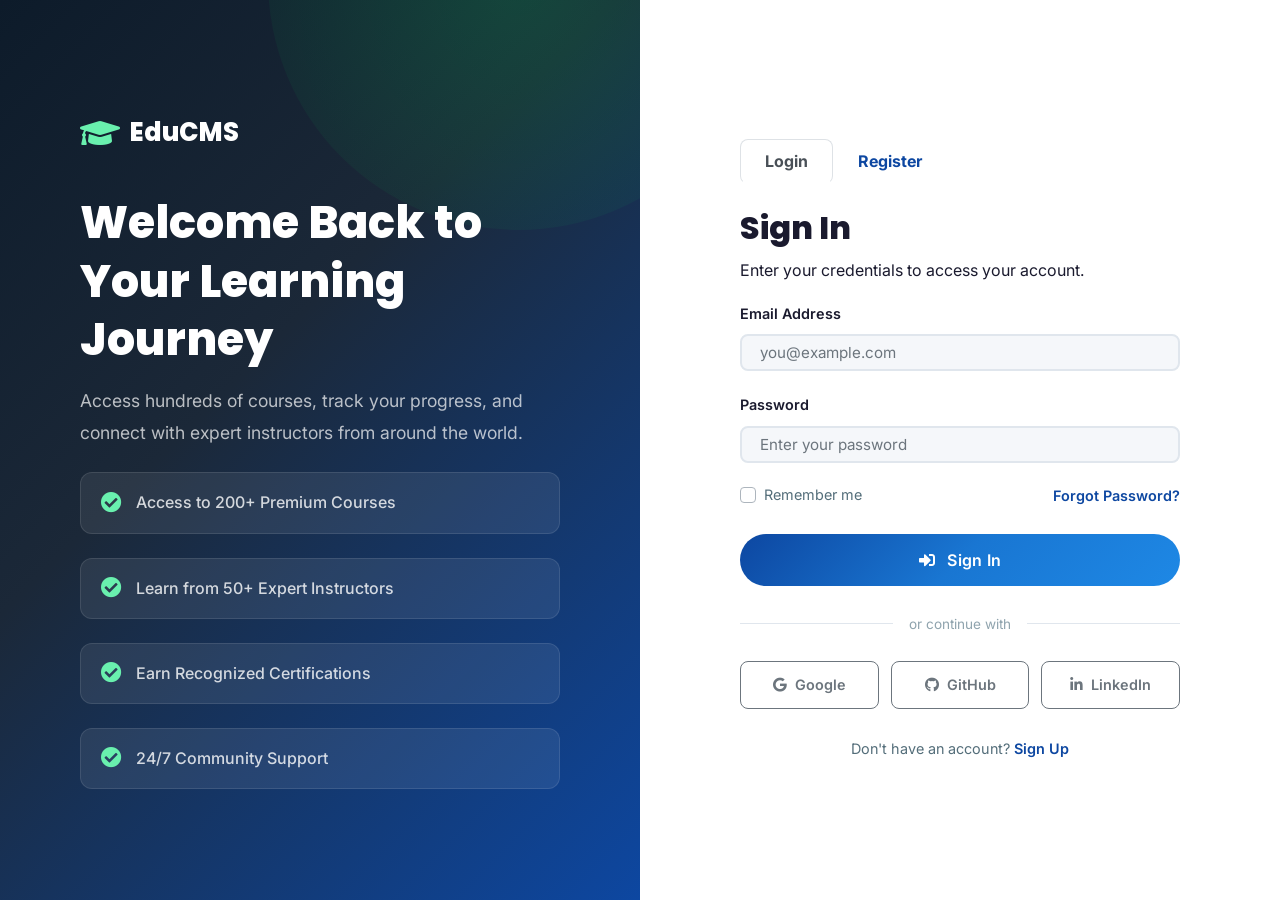
<file: login.html>
<!DOCTYPE html>
<html lang="en">
<head>
  <!-- ============================================================
       EduCMS - Login Page
       ============================================================ -->
  <meta charset="UTF-8">
  <meta name="viewport" content="width=device-width, initial-scale=1.0">
  <meta name="description" content="Login to your EduCMS account to access courses, track progress, and manage your learning journey.">
  <title>Login — EduCMS</title>

  <link rel="stylesheet" href="https://stackpath.bootstrapcdn.com/bootstrap/4.5.2/css/bootstrap.min.css">
  <link rel="stylesheet" href="https://cdnjs.cloudflare.com/ajax/libs/font-awesome/5.15.4/css/all.min.css">
  <link rel="stylesheet" href="css/style.css">
</head>
<body>

  <!-- ==================== LOGIN WRAPPER ==================== -->
  <div class="login-wrapper">

    <!-- Left Panel (decorative) -->
    <div class="login-left">
      <div class="login-left-content">
        <a href="index.html" style="display:inline-flex;align-items:center;gap:10px;color:#fff;font-family:var(--font-heading);font-size:1.6rem;font-weight:800;margin-bottom:40px;">
          <i class="fas fa-graduation-cap" style="font-size:2rem;color:var(--accent-light);"></i> EduCMS
        </a>
        <h2>Welcome Back to Your Learning Journey</h2>
        <p>Access hundreds of courses, track your progress, and connect with expert instructors from around the world.</p>

        <div class="login-feature">
          <i class="fas fa-check-circle"></i>
          <span>Access to 200+ Premium Courses</span>
        </div>
        <div class="login-feature">
          <i class="fas fa-check-circle"></i>
          <span>Learn from 50+ Expert Instructors</span>
        </div>
        <div class="login-feature">
          <i class="fas fa-check-circle"></i>
          <span>Earn Recognized Certifications</span>
        </div>
        <div class="login-feature">
          <i class="fas fa-check-circle"></i>
          <span>24/7 Community Support</span>
        </div>
      </div>
    </div>

    <!-- Right Panel (form) -->
    <div class="login-right">
      <div class="login-form-wrapper">
        <!-- Tab Navigation -->
        <ul class="nav nav-tabs border-0 mb-4" id="loginTabs" role="tablist">
          <li class="nav-item">
            <a class="nav-link active px-4 py-2" id="login-tab" data-toggle="tab" href="#loginPane"
               role="tab" style="font-weight:700;border-radius:var(--radius-sm);">Login</a>
          </li>
          <li class="nav-item">
            <a class="nav-link px-4 py-2" id="register-tab" data-toggle="tab" href="#registerPane"
               role="tab" style="font-weight:700;border-radius:var(--radius-sm);">Register</a>
          </li>
        </ul>

        <div class="tab-content" id="loginTabContent">

          <!-- ===== LOGIN TAB ===== -->
          <div class="tab-pane fade show active" id="loginPane" role="tabpanel">
            <h3>Sign In</h3>
            <p>Enter your credentials to access your account.</p>

            <form id="loginForm" class="login-form" novalidate>
              <div class="form-group-custom">
                <label for="loginEmail">Email Address</label>
                <input type="email" class="form-control" id="loginEmail" placeholder="you@example.com" required>
                <div class="invalid-feedback">Please enter a valid email address.</div>
              </div>
              <div class="form-group-custom">
                <label for="loginPassword">Password</label>
                <input type="password" class="form-control" id="loginPassword" placeholder="Enter your password" required minlength="6">
                <div class="invalid-feedback">Password must be at least 6 characters.</div>
              </div>

              <div class="login-extras">
                <div class="custom-control custom-checkbox">
                  <input type="checkbox" class="custom-control-input" id="rememberMe">
                  <label class="custom-control-label" for="rememberMe">Remember me</label>
                </div>
                <a href="#">Forgot Password?</a>
              </div>

              <button type="submit" class="btn btn-primary-custom btn-block mb-3">
                <i class="fas fa-sign-in-alt mr-2"></i> Sign In
              </button>
            </form>

            <div class="login-divider">
              <span>or continue with</span>
            </div>

            <div class="social-login">
              <button class="btn btn-outline-secondary">
                <i class="fab fa-google"></i> Google
              </button>
              <button class="btn btn-outline-secondary">
                <i class="fab fa-github"></i> GitHub
              </button>
              <button class="btn btn-outline-secondary">
                <i class="fab fa-linkedin-in"></i> LinkedIn
              </button>
            </div>

            <div class="login-footer">
              Don't have an account? <a href="#" onclick="$('#register-tab').tab('show');return false;">Sign Up</a>
            </div>
          </div>

          <!-- ===== REGISTER TAB ===== -->
          <div class="tab-pane fade" id="registerPane" role="tabpanel">
            <h3>Create Account</h3>
            <p>Join thousands of learners on EduCMS.</p>

            <form id="signupForm" class="login-form" novalidate>
              <div class="row">
                <div class="col-6">
                  <div class="form-group-custom">
                    <label for="signupFirst">First Name</label>
                    <input type="text" class="form-control" id="signupFirst" placeholder="John" required>
                    <div class="invalid-feedback">Required.</div>
                  </div>
                </div>
                <div class="col-6">
                  <div class="form-group-custom">
                    <label for="signupLast">Last Name</label>
                    <input type="text" class="form-control" id="signupLast" placeholder="Doe" required>
                    <div class="invalid-feedback">Required.</div>
                  </div>
                </div>
              </div>
              <div class="form-group-custom">
                <label for="signupEmail">Email Address</label>
                <input type="email" class="form-control" id="signupEmail" placeholder="you@example.com" required>
                <div class="invalid-feedback">Please enter a valid email.</div>
              </div>
              <div class="form-group-custom">
                <label for="signupPassword">Password</label>
                <input type="password" class="form-control" id="signupPassword" placeholder="Min 6 characters" required minlength="6">
                <div class="invalid-feedback">Min 6 characters required.</div>
              </div>
              <div class="form-group-custom">
                <label for="signupConfirm">Confirm Password</label>
                <input type="password" class="form-control" id="signupConfirm" placeholder="Re-enter password" required>
                <div class="invalid-feedback">Passwords must match.</div>
              </div>

              <div class="custom-control custom-checkbox mb-3">
                <input type="checkbox" class="custom-control-input" id="agreeTerms" required>
                <label class="custom-control-label" for="agreeTerms" style="font-size:0.85rem;color:var(--text-secondary);">
                  I agree to the <a href="#">Terms of Service</a> and <a href="#">Privacy Policy</a>
                </label>
              </div>

              <button type="submit" class="btn btn-accent btn-block mb-3">
                <i class="fas fa-user-plus mr-2"></i> Create Account
              </button>
            </form>

            <div class="login-footer">
              Already have an account? <a href="#" onclick="$('#login-tab').tab('show');return false;">Sign In</a>
            </div>
          </div>

        </div>
      </div>
    </div>
  </div>

  <script src="https://code.jquery.com/jquery-3.5.1.min.js"></script>
  <script src="https://cdn.jsdelivr.net/npm/popper.js@1.16.1/dist/umd/popper.min.js"></script>
  <script src="https://stackpath.bootstrapcdn.com/bootstrap/4.5.2/js/bootstrap.min.js"></script>
  <script src="js/data.js"></script>
  <script>
    /* ============================================================
       Login Page Scripts
       ============================================================ */
    $(document).ready(function() {

      /* ---------- Login Form Validation ---------- */
      $('#loginForm').on('submit', function(e) {
        e.preventDefault();
        let valid = true;

        // Reset
        $(this).find('.form-control').removeClass('is-invalid');

        // Email
        const email = $('#loginEmail').val().trim();
        if (!email || !/^[^\s@]+@[^\s@]+\.[^\s@]+$/.test(email)) {
          $('#loginEmail').addClass('is-invalid');
          valid = false;
        }

        // Password
        const password = $('#loginPassword').val();
        if (!password || password.length < 6) {
          $('#loginPassword').addClass('is-invalid');
          valid = false;
        }

        if (valid) {
          // Simulated login – redirect to admin dashboard
          showToast('Login successful! Redirecting...', 'success');
          setTimeout(function() {
            window.location.href = 'admin/dashboard.html';
          }, 1200);
        }
      });

      /* ---------- Signup Form Validation ---------- */
      $('#signupForm').on('submit', function(e) {
        e.preventDefault();
        let valid = true;

        $(this).find('.form-control').removeClass('is-invalid');

        if (!$('#signupFirst').val().trim()) { $('#signupFirst').addClass('is-invalid'); valid = false; }
        if (!$('#signupLast').val().trim()) { $('#signupLast').addClass('is-invalid'); valid = false; }

        const email = $('#signupEmail').val().trim();
        if (!email || !/^[^\s@]+@[^\s@]+\.[^\s@]+$/.test(email)) {
          $('#signupEmail').addClass('is-invalid'); valid = false;
        }

        const pw = $('#signupPassword').val();
        if (!pw || pw.length < 6) { $('#signupPassword').addClass('is-invalid'); valid = false; }

        const confirm = $('#signupConfirm').val();
        if (confirm !== pw) { $('#signupConfirm').addClass('is-invalid'); valid = false; }

        if (!$('#agreeTerms').is(':checked')) {
          valid = false;
          showToast('Please agree to the Terms of Service.', 'error');
        }

        if (valid) {
          showToast('Account created successfully! Please sign in.', 'success');
          setTimeout(function() {
            $('#login-tab').tab('show');
            $('#signupForm')[0].reset();
          }, 1500);
        }
      });

      /* ---------- Clear validation on input ---------- */
      $('input').on('input', function() {
        $(this).removeClass('is-invalid');
      });

      /* ---------- Toast Notification ---------- */
      function showToast(message, type) {
        const icon = type === 'success' ? 'fa-check-circle' : type === 'error' ? 'fa-exclamation-circle' : 'fa-info-circle';
        const toast = $(`
          <div class="toast-notification ${type}">
            <i class="fas ${icon}"></i>
            <span>${message}</span>
          </div>
        `);
        $('body').append(toast);
        setTimeout(function() { toast.fadeOut(400, function() { toast.remove(); }); }, 3000);
      }
    });
  </script>
</body>
</html>
</file>
<file: css/style.css>
/* ============================================================
   EduCMS - Educational CMS Website
   Main Stylesheet
   ============================================================ */

/* ---------- Google Fonts Import ---------- */
@import url('https://fonts.googleapis.com/css2?family=Inter:wght@300;400;500;600;700;800&family=Poppins:wght@400;500;600;700;800;900&display=swap');

/* ---------- CSS Custom Properties ---------- */
:root {
  /* Primary Palette */
  --primary: #0d47a1;
  --primary-light: #1565c0;
  --primary-dark: #002171;
  --primary-gradient: linear-gradient(135deg, #0d47a1 0%, #1976d2 50%, #1e88e5 100%);

  /* Secondary / Accent */
  --secondary: #ff6f00;
  --secondary-light: #ffa040;
  --accent: #00c853;
  --accent-light: #69f0ae;

  /* Neutrals */
  --text-primary: #1a1a2e;
  --text-secondary: #546e7a;
  --text-muted: #90a4ae;
  --border-color: #e0e6ed;

  /* Backgrounds */
  --bg-body: #f5f7fa;
  --bg-white: #ffffff;
  --bg-dark: #0d1117;
  --bg-dark-secondary: #161b22;
  --bg-gradient-hero: linear-gradient(135deg, #0d1b2a 0%, #1b2838 40%, #0d47a1 100%);

  /* Shadows */
  --shadow-sm: 0 2px 8px rgba(0, 0, 0, 0.06);
  --shadow-md: 0 8px 30px rgba(0, 0, 0, 0.08);
  --shadow-lg: 0 20px 60px rgba(0, 0, 0, 0.12);
  --shadow-glow: 0 0 30px rgba(13, 71, 161, 0.3);

  /* Typography */
  --font-heading: 'Poppins', sans-serif;
  --font-body: 'Inter', sans-serif;

  /* Transitions */
  --transition-fast: 0.2s ease;
  --transition-base: 0.3s ease;
  --transition-slow: 0.5s ease;

  /* Border Radius */
  --radius-sm: 8px;
  --radius-md: 12px;
  --radius-lg: 20px;
  --radius-xl: 30px;
}

/* ---------- Reset & Base ---------- */
*,
*::before,
*::after {
  margin: 0;
  padding: 0;
  box-sizing: border-box;
}

html {
  scroll-behavior: smooth;
  -webkit-font-smoothing: antialiased;
  -moz-osx-font-smoothing: grayscale;
}

body {
  font-family: var(--font-body);
  font-size: 16px;
  line-height: 1.7;
  color: var(--text-primary);
  background-color: var(--bg-body);
  overflow-x: hidden;
}

h1, h2, h3, h4, h5, h6 {
  font-family: var(--font-heading);
  font-weight: 700;
  line-height: 1.3;
  color: var(--text-primary);
}

a {
  text-decoration: none;
  color: var(--primary);
  transition: var(--transition-fast);
}

a:hover {
  text-decoration: none;
  color: var(--primary-light);
}

img {
  max-width: 100%;
  height: auto;
}

/* ---------- Utility Classes ---------- */
.section-padding {
  padding: 100px 0;
}

.section-header {
  text-align: center;
  margin-bottom: 60px;
}

.section-header .section-badge {
  display: inline-block;
  padding: 6px 20px;
  background: linear-gradient(135deg, rgba(13, 71, 161, 0.1), rgba(30, 136, 229, 0.1));
  color: var(--primary);
  border-radius: var(--radius-xl);
  font-size: 0.85rem;
  font-weight: 600;
  text-transform: uppercase;
  letter-spacing: 2px;
  margin-bottom: 16px;
}

.section-header h2 {
  font-size: 2.8rem;
  font-weight: 800;
  margin-bottom: 16px;
  background: linear-gradient(135deg, var(--text-primary), var(--primary));
  -webkit-background-clip: text;
  -webkit-text-fill-color: transparent;
  background-clip: text;
}

.section-header p {
  font-size: 1.1rem;
  color: var(--text-secondary);
  max-width: 600px;
  margin: 0 auto;
}

.gradient-text {
  background: var(--primary-gradient);
  -webkit-background-clip: text;
  -webkit-text-fill-color: transparent;
  background-clip: text;
}

/* ---------- Buttons ---------- */
.btn-primary-custom {
  background: var(--primary-gradient);
  color: #fff;
  border: none;
  padding: 14px 36px;
  border-radius: var(--radius-xl);
  font-weight: 600;
  font-size: 1rem;
  letter-spacing: 0.3px;
  transition: var(--transition-base);
  position: relative;
  overflow: hidden;
  z-index: 1;
}

.btn-primary-custom::before {
  content: '';
  position: absolute;
  top: 0;
  left: 0;
  width: 100%;
  height: 100%;
  background: linear-gradient(135deg, #1565c0 0%, #0d47a1 100%);
  z-index: -1;
  opacity: 0;
  transition: var(--transition-base);
}

.btn-primary-custom:hover {
  color: #fff;
  transform: translateY(-3px);
  box-shadow: var(--shadow-glow);
}

.btn-primary-custom:hover::before {
  opacity: 1;
}

.btn-outline-custom {
  background: transparent;
  color: #fff;
  border: 2px solid rgba(255, 255, 255, 0.5);
  padding: 12px 36px;
  border-radius: var(--radius-xl);
  font-weight: 600;
  font-size: 1rem;
  transition: var(--transition-base);
}

.btn-outline-custom:hover {
  background: rgba(255, 255, 255, 0.15);
  border-color: #fff;
  color: #fff;
  transform: translateY(-3px);
}

.btn-accent {
  background: linear-gradient(135deg, var(--secondary), var(--secondary-light));
  color: #fff;
  border: none;
  padding: 14px 36px;
  border-radius: var(--radius-xl);
  font-weight: 600;
  transition: var(--transition-base);
}

.btn-accent:hover {
  transform: translateY(-3px);
  box-shadow: 0 10px 30px rgba(255, 111, 0, 0.3);
  color: #fff;
}

/* ============================================================
   NAVBAR
   ============================================================ */
.navbar-main {
  background: rgba(255, 255, 255, 0.95);
  backdrop-filter: blur(20px);
  -webkit-backdrop-filter: blur(20px);
  padding: 12px 0;
  transition: var(--transition-base);
  border-bottom: 1px solid transparent;
  z-index: 1050;
}

.navbar-main.scrolled {
  background: rgba(255, 255, 255, 0.98);
  box-shadow: var(--shadow-sm);
  padding: 8px 0;
  border-bottom: 1px solid var(--border-color);
}

.navbar-brand {
  font-family: var(--font-heading);
  font-size: 1.6rem;
  font-weight: 800;
  color: var(--primary) !important;
  display: flex;
  align-items: center;
  gap: 10px;
}

.navbar-brand i {
  font-size: 1.8rem;
  background: var(--primary-gradient);
  -webkit-background-clip: text;
  -webkit-text-fill-color: transparent;
  background-clip: text;
}

.navbar-main .nav-link {
  color: var(--text-primary) !important;
  font-weight: 500;
  font-size: 0.95rem;
  padding: 8px 18px !important;
  border-radius: var(--radius-sm);
  transition: var(--transition-fast);
  position: relative;
}

.navbar-main .nav-link::after {
  content: '';
  position: absolute;
  bottom: 0;
  left: 50%;
  transform: translateX(-50%);
  width: 0;
  height: 3px;
  background: var(--primary-gradient);
  border-radius: 2px;
  transition: var(--transition-base);
}

.navbar-main .nav-link:hover::after,
.navbar-main .nav-link.active::after {
  width: 60%;
}

.navbar-main .nav-link:hover {
  color: var(--primary) !important;
}

.navbar-main .dropdown-menu {
  border: none;
  border-radius: var(--radius-md);
  box-shadow: var(--shadow-lg);
  padding: 12px 0;
  margin-top: 10px;
  animation: fadeInDown 0.3s ease;
}

.navbar-main .dropdown-item {
  padding: 10px 24px;
  font-size: 0.9rem;
  font-weight: 500;
  color: var(--text-primary);
  transition: var(--transition-fast);
}

.navbar-main .dropdown-item:hover {
  background: linear-gradient(135deg, rgba(13, 71, 161, 0.08), rgba(30, 136, 229, 0.08));
  color: var(--primary);
  transform: translateX(4px);
}

.navbar-main .dropdown-item i {
  width: 20px;
  margin-right: 8px;
  color: var(--primary);
}

.nav-cta-btn {
  background: var(--primary-gradient) !important;
  color: #fff !important;
  border-radius: var(--radius-xl) !important;
  padding: 10px 28px !important;
  font-weight: 600 !important;
  margin-left: 10px;
  border: none;
}

.nav-cta-btn:hover {
  box-shadow: var(--shadow-glow);
  transform: translateY(-2px);
}

/* ============================================================
   HERO SECTION
   ============================================================ */
.hero-section {
  background: var(--bg-gradient-hero);
  min-height: 100vh;
  display: flex;
  align-items: center;
  position: relative;
  overflow: hidden;
  padding: 120px 0 80px;
}

/* Animated background particles */
.hero-section::before {
  content: '';
  position: absolute;
  top: -50%;
  right: -20%;
  width: 800px;
  height: 800px;
  background: radial-gradient(circle, rgba(13, 71, 161, 0.3) 0%, transparent 70%);
  border-radius: 50%;
  animation: float 8s ease-in-out infinite;
}

.hero-section::after {
  content: '';
  position: absolute;
  bottom: -30%;
  left: -10%;
  width: 600px;
  height: 600px;
  background: radial-gradient(circle, rgba(0, 200, 83, 0.15) 0%, transparent 70%);
  border-radius: 50%;
  animation: float 10s ease-in-out infinite reverse;
}

.hero-content {
  position: relative;
  z-index: 2;
}

.hero-badge {
  display: inline-flex;
  align-items: center;
  gap: 8px;
  padding: 8px 20px;
  background: rgba(255, 255, 255, 0.1);
  border: 1px solid rgba(255, 255, 255, 0.15);
  border-radius: var(--radius-xl);
  color: var(--accent-light);
  font-size: 0.85rem;
  font-weight: 600;
  margin-bottom: 24px;
  backdrop-filter: blur(10px);
}

.hero-badge i {
  animation: pulse 2s ease-in-out infinite;
}

.hero-content h1 {
  font-size: 3.8rem;
  font-weight: 900;
  color: #fff;
  line-height: 1.15;
  margin-bottom: 24px;
}

.hero-content h1 span {
  background: linear-gradient(135deg, #69f0ae, #00c853);
  -webkit-background-clip: text;
  -webkit-text-fill-color: transparent;
  background-clip: text;
}

.hero-content p {
  font-size: 1.2rem;
  color: rgba(255, 255, 255, 0.75);
  max-width: 540px;
  margin-bottom: 36px;
  line-height: 1.8;
}

.hero-buttons {
  display: flex;
  gap: 16px;
  flex-wrap: wrap;
}

.hero-stats {
  display: flex;
  gap: 48px;
  margin-top: 60px;
  padding-top: 40px;
  border-top: 1px solid rgba(255, 255, 255, 0.1);
}

.hero-stat {
  text-align: center;
}

.hero-stat h3 {
  font-size: 2.2rem;
  font-weight: 800;
  color: #fff;
  margin-bottom: 4px;
}

.hero-stat h3 span {
  color: var(--accent-light);
}

.hero-stat p {
  font-size: 0.85rem;
  color: rgba(255, 255, 255, 0.5);
  margin-bottom: 0;
  text-transform: uppercase;
  letter-spacing: 1.5px;
}

.hero-image {
  position: relative;
  z-index: 2;
}

.hero-image-wrapper {
  position: relative;
  border-radius: var(--radius-lg);
  overflow: hidden;
}

.hero-image-wrapper img {
  border-radius: var(--radius-lg);
  box-shadow: var(--shadow-lg);
}

/* Floating elements on hero */
.hero-float-card {
  position: absolute;
  background: rgba(255, 255, 255, 0.12);
  backdrop-filter: blur(20px);
  -webkit-backdrop-filter: blur(20px);
  border: 1px solid rgba(255, 255, 255, 0.15);
  border-radius: var(--radius-md);
  padding: 16px 24px;
  display: flex;
  align-items: center;
  gap: 12px;
  color: #fff;
  z-index: 3;
  animation: floatCard 6s ease-in-out infinite;
}

.hero-float-card.card-1 {
  top: 20%;
  right: -20px;
  animation-delay: 0s;
}

.hero-float-card.card-2 {
  bottom: 20%;
  left: -20px;
  animation-delay: 2s;
}

.hero-float-card .icon-circle {
  width: 44px;
  height: 44px;
  border-radius: 50%;
  display: flex;
  align-items: center;
  justify-content: center;
  font-size: 1.2rem;
}

.hero-float-card .icon-circle.green {
  background: rgba(0, 200, 83, 0.2);
  color: var(--accent-light);
}

.hero-float-card .icon-circle.orange {
  background: rgba(255, 111, 0, 0.2);
  color: var(--secondary-light);
}

.hero-float-card span {
  font-weight: 600;
  font-size: 0.9rem;
}

/* ============================================================
   FEATURES / WHY CHOOSE US
   ============================================================ */
.features-section {
  background: var(--bg-white);
}

.feature-card {
  background: var(--bg-white);
  border: 1px solid var(--border-color);
  border-radius: var(--radius-lg);
  padding: 40px 30px;
  text-align: center;
  transition: var(--transition-base);
  position: relative;
  overflow: hidden;
  height: 100%;
}

.feature-card::before {
  content: '';
  position: absolute;
  top: 0;
  left: 0;
  width: 100%;
  height: 4px;
  background: var(--primary-gradient);
  transform: scaleX(0);
  transform-origin: left;
  transition: var(--transition-base);
}

.feature-card:hover {
  transform: translateY(-8px);
  box-shadow: var(--shadow-lg);
  border-color: transparent;
}

.feature-card:hover::before {
  transform: scaleX(1);
}

.feature-icon {
  width: 80px;
  height: 80px;
  border-radius: var(--radius-md);
  display: flex;
  align-items: center;
  justify-content: center;
  margin: 0 auto 24px;
  font-size: 2rem;
  transition: var(--transition-base);
}

.feature-icon.blue {
  background: rgba(13, 71, 161, 0.1);
  color: var(--primary);
}

.feature-icon.green {
  background: rgba(0, 200, 83, 0.1);
  color: var(--accent);
}

.feature-icon.orange {
  background: rgba(255, 111, 0, 0.1);
  color: var(--secondary);
}

.feature-icon.purple {
  background: rgba(156, 39, 176, 0.1);
  color: #9c27b0;
}

.feature-card:hover .feature-icon {
  transform: scale(1.1) rotate(5deg);
}

.feature-card h4 {
  font-size: 1.25rem;
  font-weight: 700;
  margin-bottom: 12px;
}

.feature-card p {
  color: var(--text-secondary);
  font-size: 0.95rem;
  margin-bottom: 0;
}

/* ============================================================
   COURSES SECTION
   ============================================================ */
.courses-section {
  background: var(--bg-body);
}

/* Course Filter Tabs */
.course-filters {
  display: flex;
  justify-content: center;
  gap: 10px;
  margin-bottom: 40px;
  flex-wrap: wrap;
}

.filter-btn {
  padding: 10px 24px;
  border-radius: var(--radius-xl);
  border: 2px solid var(--border-color);
  background: var(--bg-white);
  color: var(--text-secondary);
  font-weight: 600;
  font-size: 0.9rem;
  cursor: pointer;
  transition: var(--transition-base);
}

.filter-btn:hover,
.filter-btn.active {
  border-color: var(--primary);
  background: var(--primary);
  color: #fff;
}

/* Course Card */
.course-card {
  background: var(--bg-white);
  border-radius: var(--radius-lg);
  overflow: hidden;
  border: 1px solid var(--border-color);
  transition: var(--transition-base);
  height: 100%;
  display: flex;
  flex-direction: column;
}

.course-card:hover {
  transform: translateY(-6px);
  box-shadow: var(--shadow-lg);
  border-color: transparent;
}

.course-card-image {
  position: relative;
  height: 200px;
  overflow: hidden;
}

.course-card-image img {
  width: 100%;
  height: 100%;
  object-fit: cover;
  transition: var(--transition-slow);
}

.course-card:hover .course-card-image img {
  transform: scale(1.08);
}

.course-badge {
  position: absolute;
  top: 16px;
  left: 16px;
  padding: 5px 14px;
  border-radius: var(--radius-xl);
  font-size: 0.75rem;
  font-weight: 700;
  text-transform: uppercase;
  letter-spacing: 1px;
}

.course-badge.popular {
  background: linear-gradient(135deg, var(--secondary), var(--secondary-light));
  color: #fff;
}

.course-badge.new {
  background: linear-gradient(135deg, var(--accent), var(--accent-light));
  color: #fff;
}

.course-badge.free {
  background: linear-gradient(135deg, #9c27b0, #ba68c8);
  color: #fff;
}

.course-price {
  position: absolute;
  top: 16px;
  right: 16px;
  background: rgba(0, 0, 0, 0.7);
  color: #fff;
  padding: 5px 14px;
  border-radius: var(--radius-xl);
  font-weight: 700;
  font-size: 0.9rem;
  backdrop-filter: blur(10px);
}

.course-card-body {
  padding: 24px;
  flex: 1;
  display: flex;
  flex-direction: column;
}

.course-category {
  display: inline-block;
  padding: 4px 12px;
  background: rgba(13, 71, 161, 0.08);
  color: var(--primary);
  border-radius: var(--radius-sm);
  font-size: 0.75rem;
  font-weight: 600;
  text-transform: uppercase;
  letter-spacing: 1px;
  margin-bottom: 12px;
}

.course-card-body h5 {
  font-size: 1.15rem;
  font-weight: 700;
  margin-bottom: 10px;
  line-height: 1.4;
}

.course-card-body p {
  color: var(--text-secondary);
  font-size: 0.9rem;
  margin-bottom: 16px;
  flex: 1;
}

.course-meta {
  display: flex;
  align-items: center;
  gap: 16px;
  padding-top: 16px;
  border-top: 1px solid var(--border-color);
  font-size: 0.85rem;
  color: var(--text-muted);
}

.course-meta span {
  display: flex;
  align-items: center;
  gap: 5px;
}

.course-meta i {
  color: var(--primary);
}

.course-rating {
  color: #ffc107 !important;
}

/* ============================================================
   STATISTICS COUNTER
   ============================================================ */
.stats-section {
  background: var(--bg-gradient-hero);
  position: relative;
  overflow: hidden;
}

.stats-section::before {
  content: '';
  position: absolute;
  top: 0;
  left: 0;
  width: 100%;
  height: 100%;
  background: url("data:image/svg+xml,%3Csvg width='60' height='60' viewBox='0 0 60 60' xmlns='http://www.w3.org/2000/svg'%3E%3Cg fill='none' fill-rule='evenodd'%3E%3Cg fill='%23ffffff' fill-opacity='0.03'%3E%3Cpath d='M36 34v-4h-2v4h-4v2h4v4h2v-4h4v-2h-4zm0-30V0h-2v4h-4v2h4v4h2V6h4V4h-4zM6 34v-4H4v4H0v2h4v4h2v-4h4v-2H6zM6 4V0H4v4H0v2h4v4h2V6h4V4H6z'/%3E%3C/g%3E%3C/g%3E%3C/svg%3E");
}

.stat-item {
  text-align: center;
  padding: 30px;
  position: relative;
  z-index: 2;
}

.stat-item .stat-icon {
  width: 70px;
  height: 70px;
  border-radius: 50%;
  background: rgba(255, 255, 255, 0.1);
  display: flex;
  align-items: center;
  justify-content: center;
  margin: 0 auto 20px;
  font-size: 1.6rem;
  color: var(--accent-light);
  border: 2px solid rgba(255, 255, 255, 0.1);
}

.stat-item h3 {
  font-size: 3rem;
  font-weight: 900;
  color: #fff;
  margin-bottom: 8px;
}

.stat-item p {
  color: rgba(255, 255, 255, 0.6);
  font-size: 0.95rem;
  text-transform: uppercase;
  letter-spacing: 2px;
  margin-bottom: 0;
}

/* ============================================================
   FACULTY SECTION
   ============================================================ */
.faculty-section {
  background: var(--bg-white);
}

.faculty-card {
  background: var(--bg-white);
  border-radius: var(--radius-lg);
  overflow: hidden;
  border: 1px solid var(--border-color);
  transition: var(--transition-base);
  text-align: center;
}

.faculty-card:hover {
  transform: translateY(-8px);
  box-shadow: var(--shadow-lg);
  border-color: transparent;
}

.faculty-image {
  position: relative;
  height: 280px;
  overflow: hidden;
}

.faculty-image img {
  width: 100%;
  height: 100%;
  object-fit: cover;
  transition: var(--transition-slow);
}

.faculty-card:hover .faculty-image img {
  transform: scale(1.05);
}

.faculty-overlay {
  position: absolute;
  bottom: 0;
  left: 0;
  width: 100%;
  padding: 20px;
  background: linear-gradient(transparent, rgba(0, 0, 0, 0.8));
  display: flex;
  justify-content: center;
  gap: 10px;
  opacity: 0;
  transform: translateY(20px);
  transition: var(--transition-base);
}

.faculty-card:hover .faculty-overlay {
  opacity: 1;
  transform: translateY(0);
}

.faculty-overlay a {
  width: 38px;
  height: 38px;
  border-radius: 50%;
  background: rgba(255, 255, 255, 0.2);
  color: #fff;
  display: flex;
  align-items: center;
  justify-content: center;
  transition: var(--transition-fast);
  border: 1px solid rgba(255, 255, 255, 0.3);
}

.faculty-overlay a:hover {
  background: var(--primary);
  border-color: var(--primary);
  transform: translateY(-3px);
}

.faculty-info {
  padding: 24px 20px;
}

.faculty-info h5 {
  font-size: 1.15rem;
  font-weight: 700;
  margin-bottom: 4px;
}

.faculty-info .designation {
  color: var(--primary);
  font-size: 0.85rem;
  font-weight: 600;
  margin-bottom: 12px;
}

.faculty-info p {
  color: var(--text-secondary);
  font-size: 0.9rem;
  margin-bottom: 0;
}

/* ============================================================
   TESTIMONIALS SECTION
   ============================================================ */
.testimonials-section {
  background: var(--bg-body);
  position: relative;
}

.testimonial-card {
  background: var(--bg-white);
  border-radius: var(--radius-lg);
  padding: 40px;
  border: 1px solid var(--border-color);
  transition: var(--transition-base);
  position: relative;
  height: 100%;
}

.testimonial-card:hover {
  box-shadow: var(--shadow-md);
  border-color: transparent;
}

.testimonial-quote {
  font-size: 3rem;
  color: var(--primary);
  opacity: 0.2;
  line-height: 1;
  margin-bottom: 16px;
}

.testimonial-card p.testimonial-text {
  font-size: 1.05rem;
  color: var(--text-secondary);
  line-height: 1.8;
  margin-bottom: 24px;
  font-style: italic;
}

.testimonial-stars {
  color: #ffc107;
  margin-bottom: 20px;
  font-size: 0.9rem;
}

.testimonial-author {
  display: flex;
  align-items: center;
  gap: 14px;
}

.testimonial-author img {
  width: 50px;
  height: 50px;
  border-radius: 50%;
  object-fit: cover;
  border: 3px solid var(--border-color);
}

.testimonial-author-info h6 {
  font-weight: 700;
  font-size: 1rem;
  margin-bottom: 2px;
}

.testimonial-author-info span {
  font-size: 0.8rem;
  color: var(--text-muted);
}

/* ============================================================
   BLOG / NEWS SECTION
   ============================================================ */
.blog-section {
  background: var(--bg-white);
}

.blog-card {
  background: var(--bg-white);
  border-radius: var(--radius-lg);
  overflow: hidden;
  border: 1px solid var(--border-color);
  transition: var(--transition-base);
  height: 100%;
  display: flex;
  flex-direction: column;
}

.blog-card:hover {
  transform: translateY(-6px);
  box-shadow: var(--shadow-lg);
  border-color: transparent;
}

.blog-card-image {
  height: 220px;
  overflow: hidden;
  position: relative;
}

.blog-card-image img {
  width: 100%;
  height: 100%;
  object-fit: cover;
  transition: var(--transition-slow);
}

.blog-card:hover .blog-card-image img {
  transform: scale(1.08);
}

.blog-date {
  position: absolute;
  top: 16px;
  left: 16px;
  background: var(--primary);
  color: #fff;
  padding: 8px 14px;
  border-radius: var(--radius-sm);
  text-align: center;
  font-size: 0.75rem;
  font-weight: 700;
  line-height: 1.3;
}

.blog-date span {
  display: block;
  font-size: 1.4rem;
}

.blog-card-body {
  padding: 24px;
  flex: 1;
  display: flex;
  flex-direction: column;
}

.blog-tag {
  display: inline-block;
  padding: 4px 12px;
  background: rgba(13, 71, 161, 0.08);
  color: var(--primary);
  border-radius: var(--radius-sm);
  font-size: 0.75rem;
  font-weight: 600;
  text-transform: uppercase;
  letter-spacing: 1px;
  margin-bottom: 12px;
}

.blog-card-body h5 {
  font-size: 1.15rem;
  font-weight: 700;
  margin-bottom: 10px;
  line-height: 1.4;
}

.blog-card-body h5 a {
  color: var(--text-primary);
  transition: var(--transition-fast);
}

.blog-card-body h5 a:hover {
  color: var(--primary);
}

.blog-card-body p {
  color: var(--text-secondary);
  font-size: 0.9rem;
  flex: 1;
  margin-bottom: 16px;
}

.blog-author {
  display: flex;
  align-items: center;
  gap: 10px;
  padding-top: 16px;
  border-top: 1px solid var(--border-color);
}

.blog-author img {
  width: 36px;
  height: 36px;
  border-radius: 50%;
  object-fit: cover;
}

.blog-author-info span {
  font-weight: 600;
  font-size: 0.85rem;
  color: var(--text-primary);
}

.blog-author-info small {
  color: var(--text-muted);
  font-size: 0.75rem;
}

/* ============================================================
   CONTACT SECTION
   ============================================================ */
.contact-section {
  background: var(--bg-body);
}

.contact-info-card {
  background: var(--bg-gradient-hero);
  border-radius: var(--radius-lg);
  padding: 50px 40px;
  color: #fff;
  height: 100%;
  position: relative;
  overflow: hidden;
}

.contact-info-card::before {
  content: '';
  position: absolute;
  top: -50%;
  right: -30%;
  width: 300px;
  height: 300px;
  background: radial-gradient(circle, rgba(0, 200, 83, 0.15), transparent);
  border-radius: 50%;
}

.contact-info-card h3 {
  color: #fff;
  font-size: 1.8rem;
  margin-bottom: 16px;
}

.contact-info-card > p {
  color: rgba(255, 255, 255, 0.7);
  margin-bottom: 40px;
}

.contact-detail {
  display: flex;
  align-items: flex-start;
  gap: 16px;
  margin-bottom: 28px;
}

.contact-detail .contact-icon {
  width: 50px;
  height: 50px;
  border-radius: var(--radius-sm);
  background: rgba(255, 255, 255, 0.1);
  display: flex;
  align-items: center;
  justify-content: center;
  font-size: 1.1rem;
  color: var(--accent-light);
  flex-shrink: 0;
}

.contact-detail h6 {
  color: #fff;
  font-weight: 600;
  margin-bottom: 4px;
}

.contact-detail p {
  color: rgba(255, 255, 255, 0.6);
  font-size: 0.9rem;
  margin-bottom: 0;
}

.contact-social {
  display: flex;
  gap: 12px;
  margin-top: 40px;
  padding-top: 30px;
  border-top: 1px solid rgba(255, 255, 255, 0.1);
}

.contact-social a {
  width: 44px;
  height: 44px;
  border-radius: 50%;
  background: rgba(255, 255, 255, 0.1);
  color: #fff;
  display: flex;
  align-items: center;
  justify-content: center;
  transition: var(--transition-fast);
  border: 1px solid rgba(255, 255, 255, 0.1);
}

.contact-social a:hover {
  background: var(--primary-light);
  border-color: var(--primary-light);
  transform: translateY(-3px);
}

.contact-form-wrapper {
  background: var(--bg-white);
  border-radius: var(--radius-lg);
  padding: 50px 40px;
  border: 1px solid var(--border-color);
  box-shadow: var(--shadow-sm);
}

.contact-form-wrapper h3 {
  font-size: 1.8rem;
  margin-bottom: 8px;
}

.contact-form-wrapper > p {
  color: var(--text-secondary);
  margin-bottom: 30px;
}

.form-group-custom {
  margin-bottom: 24px;
  position: relative;
}

.form-group-custom label {
  font-weight: 600;
  font-size: 0.9rem;
  margin-bottom: 8px;
  color: var(--text-primary);
}

.form-group-custom .form-control {
  border: 2px solid var(--border-color);
  border-radius: var(--radius-sm);
  padding: 14px 18px;
  font-size: 0.95rem;
  font-family: var(--font-body);
  transition: var(--transition-fast);
  background: var(--bg-body);
}

.form-group-custom .form-control:focus {
  border-color: var(--primary);
  box-shadow: 0 0 0 4px rgba(13, 71, 161, 0.1);
  background: var(--bg-white);
}

.form-group-custom .form-control.is-invalid {
  border-color: #e53935;
}

.form-group-custom .invalid-feedback {
  font-size: 0.8rem;
  font-weight: 500;
}

/* ============================================================
   NEWSLETTER / CTA SECTION
   ============================================================ */
.cta-section {
  background: var(--primary-gradient);
  padding: 80px 0;
  position: relative;
  overflow: hidden;
}

.cta-section::before {
  content: '';
  position: absolute;
  top: 0;
  left: 0;
  width: 100%;
  height: 100%;
  background: url("data:image/svg+xml,%3Csvg width='40' height='40' viewBox='0 0 40 40' xmlns='http://www.w3.org/2000/svg'%3E%3Cg fill='%23fff' fill-opacity='0.05' fill-rule='evenodd'%3E%3Cpath d='M0 40L40 0H20L0 20M40 40V20L20 40'/%3E%3C/g%3E%3C/svg%3E");
}

.cta-content {
  position: relative;
  z-index: 2;
  text-align: center;
}

.cta-content h2 {
  color: #fff;
  font-size: 2.5rem;
  font-weight: 800;
  margin-bottom: 16px;
}

.cta-content p {
  color: rgba(255, 255, 255, 0.8);
  font-size: 1.1rem;
  max-width: 500px;
  margin: 0 auto 30px;
}

.newsletter-form {
  max-width: 500px;
  margin: 0 auto;
  display: flex;
  gap: 10px;
}

.newsletter-form input {
  flex: 1;
  padding: 16px 24px;
  border: 2px solid rgba(255, 255, 255, 0.3);
  border-radius: var(--radius-xl);
  background: rgba(255, 255, 255, 0.1);
  color: #fff;
  font-size: 1rem;
  font-family: var(--font-body);
  backdrop-filter: blur(10px);
}

.newsletter-form input::placeholder {
  color: rgba(255, 255, 255, 0.5);
}

.newsletter-form input:focus {
  outline: none;
  border-color: rgba(255, 255, 255, 0.6);
  background: rgba(255, 255, 255, 0.15);
}

.newsletter-form button {
  padding: 16px 32px;
  border: none;
  border-radius: var(--radius-xl);
  background: #fff;
  color: var(--primary);
  font-weight: 700;
  font-size: 1rem;
  cursor: pointer;
  transition: var(--transition-base);
}

.newsletter-form button:hover {
  transform: translateY(-3px);
  box-shadow: 0 10px 30px rgba(0, 0, 0, 0.2);
}

/* ============================================================
   FOOTER
   ============================================================ */
.footer-main {
  background: var(--bg-dark);
  padding: 80px 0 0;
  color: rgba(255, 255, 255, 0.7);
}

.footer-brand {
  margin-bottom: 20px;
}

.footer-brand h4 {
  color: #fff;
  font-size: 1.6rem;
  font-weight: 800;
  display: flex;
  align-items: center;
  gap: 10px;
}

.footer-brand h4 i {
  color: var(--accent-light);
}

.footer-brand p {
  color: rgba(255, 255, 255, 0.5);
  font-size: 0.95rem;
  max-width: 320px;
  margin-top: 14px;
}

.footer-heading {
  color: #fff;
  font-size: 1.1rem;
  font-weight: 700;
  margin-bottom: 24px;
  position: relative;
  padding-bottom: 12px;
}

.footer-heading::after {
  content: '';
  position: absolute;
  bottom: 0;
  left: 0;
  width: 40px;
  height: 3px;
  background: var(--primary-gradient);
  border-radius: 2px;
}

.footer-links {
  list-style: none;
  padding: 0;
  margin: 0;
}

.footer-links li {
  margin-bottom: 12px;
}

.footer-links a {
  color: rgba(255, 255, 255, 0.5);
  font-size: 0.9rem;
  transition: var(--transition-fast);
  display: flex;
  align-items: center;
  gap: 8px;
}

.footer-links a:hover {
  color: #fff;
  transform: translateX(5px);
}

.footer-links a i {
  font-size: 0.7rem;
  color: var(--primary-light);
}

.footer-contact-item {
  display: flex;
  align-items: flex-start;
  gap: 12px;
  margin-bottom: 16px;
}

.footer-contact-item i {
  color: var(--accent-light);
  margin-top: 4px;
}

.footer-contact-item span {
  font-size: 0.9rem;
  color: rgba(255, 255, 255, 0.5);
}

.footer-social {
  display: flex;
  gap: 10px;
  margin-top: 24px;
}

.footer-social a {
  width: 42px;
  height: 42px;
  border-radius: var(--radius-sm);
  background: var(--bg-dark-secondary);
  color: rgba(255, 255, 255, 0.6);
  display: flex;
  align-items: center;
  justify-content: center;
  font-size: 1rem;
  transition: var(--transition-fast);
  border: 1px solid rgba(255, 255, 255, 0.05);
}

.footer-social a:hover {
  background: var(--primary);
  color: #fff;
  transform: translateY(-3px);
}

.footer-bottom {
  margin-top: 60px;
  padding: 24px 0;
  border-top: 1px solid rgba(255, 255, 255, 0.08);
  text-align: center;
}

.footer-bottom p {
  color: rgba(255, 255, 255, 0.4);
  font-size: 0.85rem;
  margin-bottom: 0;
}

/* ============================================================
   COURSES PAGE (courses.html)
   ============================================================ */
.page-header {
  background: var(--bg-gradient-hero);
  padding: 140px 0 80px;
  position: relative;
  overflow: hidden;
}

.page-header::before {
  content: '';
  position: absolute;
  top: -50%;
  right: -20%;
  width: 600px;
  height: 600px;
  background: radial-gradient(circle, rgba(13, 71, 161, 0.3), transparent);
  border-radius: 50%;
}

.page-header h1 {
  color: #fff;
  font-size: 2.8rem;
  font-weight: 800;
  margin-bottom: 12px;
  position: relative;
  z-index: 2;
}

.page-header .breadcrumb {
  background: none;
  padding: 0;
  margin: 0;
  position: relative;
  z-index: 2;
}

.page-header .breadcrumb-item,
.page-header .breadcrumb-item a {
  color: rgba(255, 255, 255, 0.6);
  font-size: 0.9rem;
}

.page-header .breadcrumb-item.active {
  color: rgba(255, 255, 255, 0.9);
}

.page-header .breadcrumb-item + .breadcrumb-item::before {
  color: rgba(255, 255, 255, 0.4);
}

/* Search and Filter Bar on Courses Page */
.search-filter-bar {
  background: var(--bg-white);
  border-radius: var(--radius-lg);
  padding: 24px 30px;
  margin-top: -40px;
  position: relative;
  z-index: 10;
  box-shadow: var(--shadow-md);
  border: 1px solid var(--border-color);
}

.search-input-group {
  position: relative;
}

.search-input-group i {
  position: absolute;
  left: 18px;
  top: 50%;
  transform: translateY(-50%);
  color: var(--text-muted);
}

.search-input-group input {
  padding-left: 48px;
  border: 2px solid var(--border-color);
  border-radius: var(--radius-sm);
  height: 50px;
  font-size: 0.95rem;
  font-family: var(--font-body);
  transition: var(--transition-fast);
}

.search-input-group input:focus {
  border-color: var(--primary);
  box-shadow: 0 0 0 4px rgba(13, 71, 161, 0.1);
}

.filter-select {
  border: 2px solid var(--border-color);
  border-radius: var(--radius-sm);
  height: 50px;
  font-size: 0.95rem;
  font-family: var(--font-body);
  padding: 0 18px;
  transition: var(--transition-fast);
  cursor: pointer;
}

.filter-select:focus {
  border-color: var(--primary);
  box-shadow: 0 0 0 4px rgba(13, 71, 161, 0.1);
}

/* Pagination */
.pagination-wrapper {
  display: flex;
  justify-content: center;
  margin-top: 50px;
}

.pagination .page-item .page-link {
  border: none;
  padding: 10px 18px;
  margin: 0 4px;
  border-radius: var(--radius-sm);
  color: var(--text-secondary);
  font-weight: 600;
  font-size: 0.9rem;
  transition: var(--transition-fast);
}

.pagination .page-item .page-link:hover {
  background: rgba(13, 71, 161, 0.08);
  color: var(--primary);
}

.pagination .page-item.active .page-link {
  background: var(--primary-gradient);
  color: #fff;
  box-shadow: var(--shadow-glow);
}

/* ============================================================
   LOGIN PAGE
   ============================================================ */
.login-wrapper {
  min-height: 100vh;
  display: flex;
}

.login-left {
  flex: 1;
  background: var(--bg-gradient-hero);
  display: flex;
  align-items: center;
  justify-content: center;
  padding: 60px;
  position: relative;
  overflow: hidden;
}

.login-left::before {
  content: '';
  position: absolute;
  top: -30%;
  right: -20%;
  width: 500px;
  height: 500px;
  background: radial-gradient(circle, rgba(0, 200, 83, 0.2), transparent);
  border-radius: 50%;
}

.login-left-content {
  position: relative;
  z-index: 2;
  max-width: 480px;
}

.login-left-content h2 {
  color: #fff;
  font-size: 2.8rem;
  font-weight: 800;
  margin-bottom: 16px;
}

.login-left-content p {
  color: rgba(255, 255, 255, 0.7);
  font-size: 1.1rem;
  line-height: 1.8;
}

.login-feature {
  display: flex;
  align-items: center;
  gap: 14px;
  margin-top: 24px;
  padding: 16px 20px;
  background: rgba(255, 255, 255, 0.08);
  border-radius: var(--radius-md);
  border: 1px solid rgba(255, 255, 255, 0.1);
}

.login-feature i {
  color: var(--accent-light);
  font-size: 1.3rem;
}

.login-feature span {
  color: rgba(255, 255, 255, 0.8);
  font-weight: 500;
}

.login-right {
  flex: 1;
  display: flex;
  align-items: center;
  justify-content: center;
  padding: 60px;
  background: var(--bg-white);
}

.login-form-wrapper {
  width: 100%;
  max-width: 440px;
}

.login-form-wrapper h3 {
  font-size: 2rem;
  font-weight: 800;
  margin-bottom: 8px;
}

.login-form-wrapper > p {
  color: var(--text-secondary);
  margin-bottom: 32px;
}

.login-form .form-group-custom {
  margin-bottom: 20px;
}

.login-extras {
  display: flex;
  justify-content: space-between;
  align-items: center;
  margin-bottom: 24px;
}

.login-extras .custom-control-label {
  font-size: 0.9rem;
  color: var(--text-secondary);
}

.login-extras a {
  font-size: 0.9rem;
  font-weight: 600;
}

.login-divider {
  text-align: center;
  margin: 24px 0;
  position: relative;
}

.login-divider::before {
  content: '';
  position: absolute;
  top: 50%;
  left: 0;
  width: 100%;
  height: 1px;
  background: var(--border-color);
}

.login-divider span {
  background: var(--bg-white);
  padding: 0 16px;
  color: var(--text-muted);
  font-size: 0.85rem;
  position: relative;
  z-index: 2;
}

.social-login {
  display: flex;
  gap: 12px;
}

.social-login .btn {
  flex: 1;
  padding: 12px;
  border-radius: var(--radius-sm);
  font-weight: 600;
  font-size: 0.9rem;
  display: flex;
  align-items: center;
  justify-content: center;
  gap: 8px;
  transition: var(--transition-base);
}

.social-login .btn:hover {
  transform: translateY(-2px);
}

.login-footer {
  text-align: center;
  margin-top: 28px;
  font-size: 0.9rem;
  color: var(--text-secondary);
}

.login-footer a {
  font-weight: 600;
}

/* ============================================================
   ANIMATIONS
   ============================================================ */
@keyframes float {
  0%, 100% { transform: translateY(0) rotate(0deg); }
  50% { transform: translateY(-30px) rotate(5deg); }
}

@keyframes floatCard {
  0%, 100% { transform: translateY(0); }
  50% { transform: translateY(-12px); }
}

@keyframes pulse {
  0%, 100% { opacity: 1; }
  50% { opacity: 0.5; }
}

@keyframes fadeInDown {
  from {
    opacity: 0;
    transform: translateY(-10px);
  }
  to {
    opacity: 1;
    transform: translateY(0);
  }
}

@keyframes fadeInUp {
  from {
    opacity: 0;
    transform: translateY(30px);
  }
  to {
    opacity: 1;
    transform: translateY(0);
  }
}

@keyframes slideInLeft {
  from {
    opacity: 0;
    transform: translateX(-40px);
  }
  to {
    opacity: 1;
    transform: translateX(0);
  }
}

@keyframes slideInRight {
  from {
    opacity: 0;
    transform: translateX(40px);
  }
  to {
    opacity: 1;
    transform: translateX(0);
  }
}

/* Animate on scroll helper */
.animate-on-scroll {
  opacity: 0;
  transform: translateY(30px);
  transition: opacity 0.6s ease, transform 0.6s ease;
}

.animate-on-scroll.visible {
  opacity: 1;
  transform: translateY(0);
}

.animate-delay-1 { transition-delay: 0.1s; }
.animate-delay-2 { transition-delay: 0.2s; }
.animate-delay-3 { transition-delay: 0.3s; }
.animate-delay-4 { transition-delay: 0.4s; }

/* ============================================================
   RESPONSIVE
   ============================================================ */
@media (max-width: 991.98px) {
  .hero-content h1 {
    font-size: 2.8rem;
  }

  .hero-stats {
    gap: 30px;
  }

  .section-header h2 {
    font-size: 2.2rem;
  }

  .login-left {
    display: none;
  }

  .login-right {
    flex: auto;
  }

  .contact-info-card {
    margin-bottom: 30px;
  }
}

@media (max-width: 767.98px) {
  .hero-content h1 {
    font-size: 2.2rem;
  }

  .hero-content p {
    font-size: 1rem;
  }

  .hero-stats {
    flex-wrap: wrap;
    gap: 20px;
  }

  .hero-stat {
    flex: 1 0 45%;
  }

  .hero-buttons {
    flex-direction: column;
    align-items: flex-start;
  }

  .section-padding {
    padding: 60px 0;
  }

  .section-header h2 {
    font-size: 1.8rem;
  }

  .section-header {
    margin-bottom: 40px;
  }

  .stat-item h3 {
    font-size: 2.2rem;
  }

  .newsletter-form {
    flex-direction: column;
  }

  .contact-form-wrapper,
  .contact-info-card {
    padding: 30px 24px;
  }

  .hero-float-card {
    display: none;
  }

  .page-header h1 {
    font-size: 2rem;
  }
}

@media (max-width: 575.98px) {
  .hero-content h1 {
    font-size: 1.8rem;
  }

  .hero-stat h3 {
    font-size: 1.8rem;
  }

  .cta-content h2 {
    font-size: 1.8rem;
  }
}

/* ============================================================
   SCROLLBAR STYLING
   ============================================================ */
::-webkit-scrollbar {
  width: 8px;
}

::-webkit-scrollbar-track {
  background: var(--bg-body);
}

::-webkit-scrollbar-thumb {
  background: var(--primary);
  border-radius: 4px;
}

::-webkit-scrollbar-thumb:hover {
  background: var(--primary-dark);
}

/* ============================================================
   TOAST / ALERT NOTIFICATIONS
   ============================================================ */
.toast-notification {
  position: fixed;
  top: 100px;
  right: 30px;
  z-index: 9999;
  min-width: 320px;
  padding: 16px 24px;
  border-radius: var(--radius-md);
  color: #fff;
  font-weight: 500;
  box-shadow: var(--shadow-lg);
  animation: slideInRight 0.4s ease;
  display: flex;
  align-items: center;
  gap: 12px;
}

.toast-notification.success {
  background: linear-gradient(135deg, #00c853, #69f0ae);
}

.toast-notification.error {
  background: linear-gradient(135deg, #e53935, #ef5350);
}

.toast-notification.info {
  background: var(--primary-gradient);
}

/* ============================================================
   BACK TO TOP
   ============================================================ */
.back-to-top {
  position: fixed;
  bottom: 30px;
  right: 30px;
  width: 50px;
  height: 50px;
  border-radius: 50%;
  background: var(--primary-gradient);
  color: #fff;
  display: flex;
  align-items: center;
  justify-content: center;
  font-size: 1.2rem;
  cursor: pointer;
  opacity: 0;
  visibility: hidden;
  transform: translateY(20px);
  transition: var(--transition-base);
  z-index: 1000;
  border: none;
  box-shadow: var(--shadow-glow);
}

.back-to-top.visible {
  opacity: 1;
  visibility: visible;
  transform: translateY(0);
}

.back-to-top:hover {
  transform: translateY(-4px);
}

/* ============================================================
   LOADING SPINNER
   ============================================================ */
.page-loader {
  position: fixed;
  top: 0;
  left: 0;
  width: 100%;
  height: 100%;
  background: var(--bg-white);
  display: flex;
  align-items: center;
  justify-content: center;
  z-index: 9999;
  transition: opacity 0.5s ease;
}

.page-loader.hidden {
  opacity: 0;
  pointer-events: none;
}

.loader-spinner {
  width: 50px;
  height: 50px;
  border: 4px solid var(--border-color);
  border-top-color: var(--primary);
  border-radius: 50%;
  animation: spin 0.8s linear infinite;
}

@keyframes spin {
  to { transform: rotate(360deg); }
}
</file>
